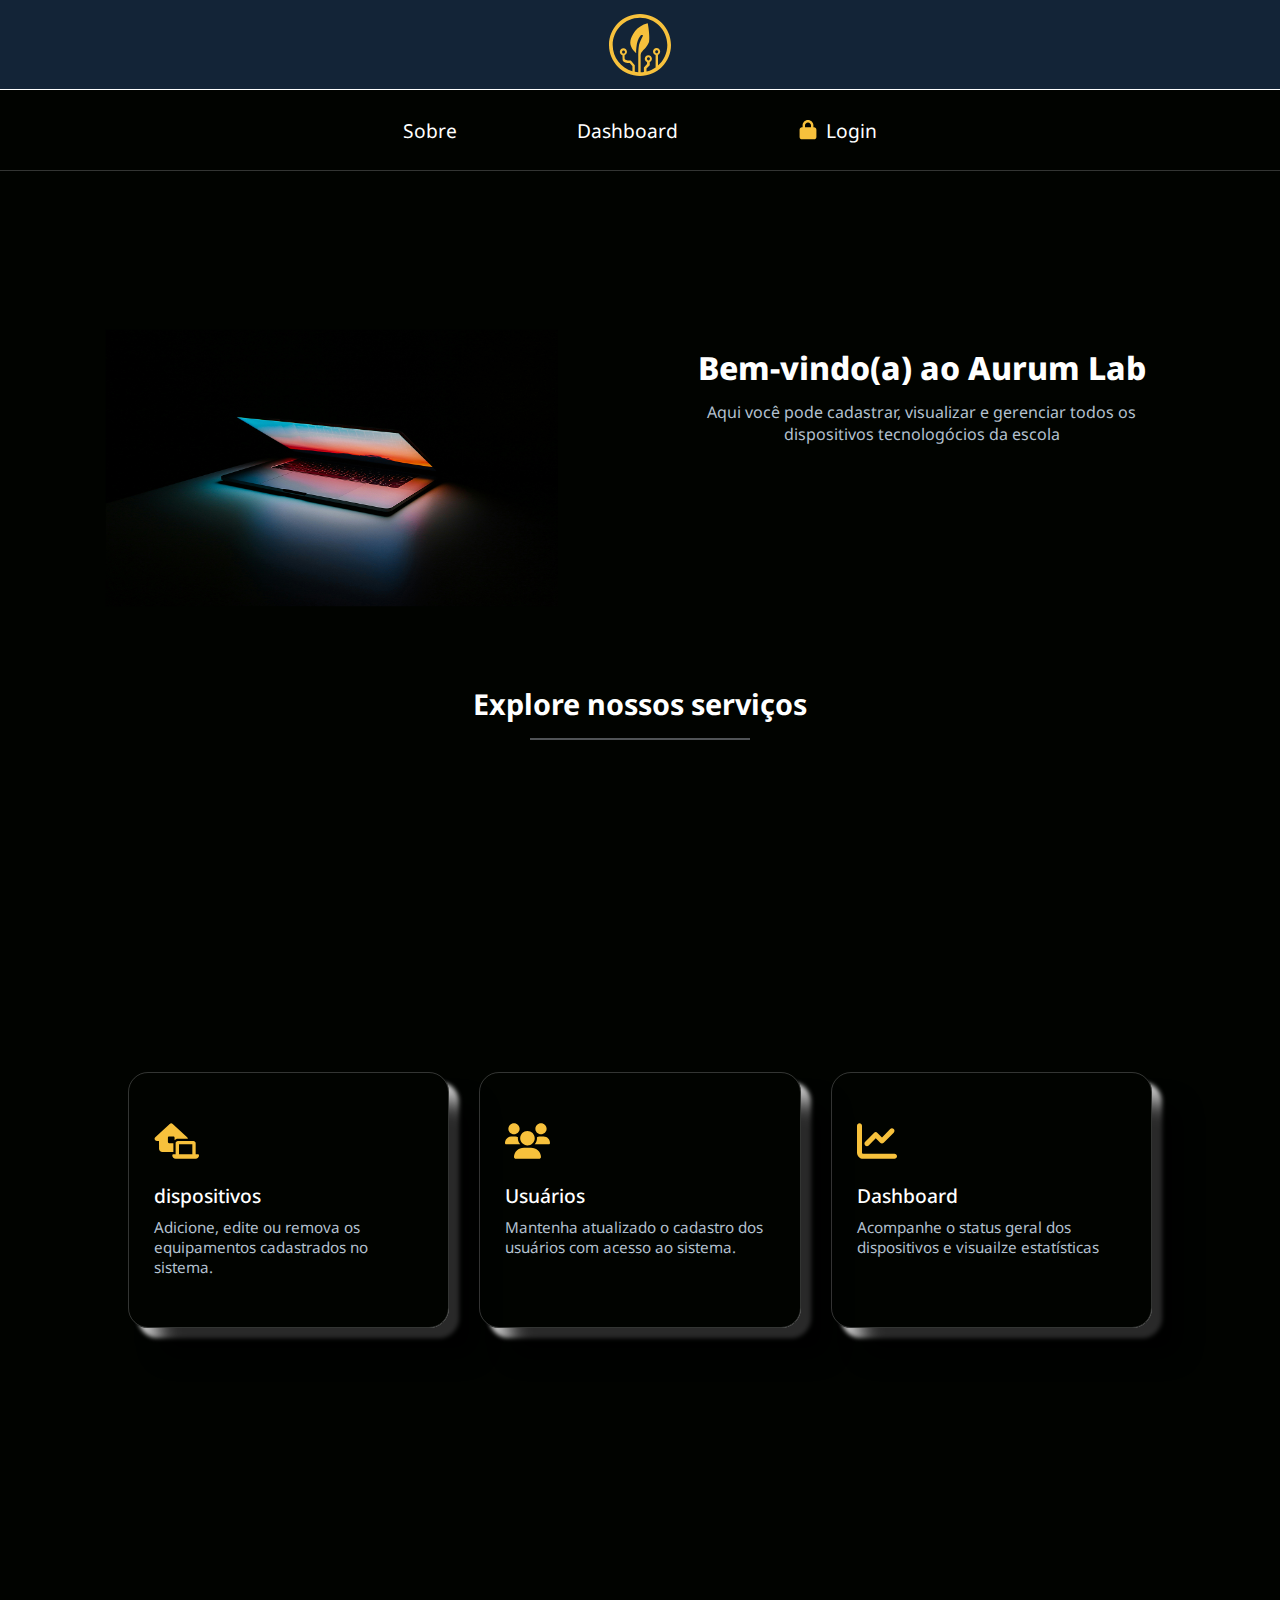
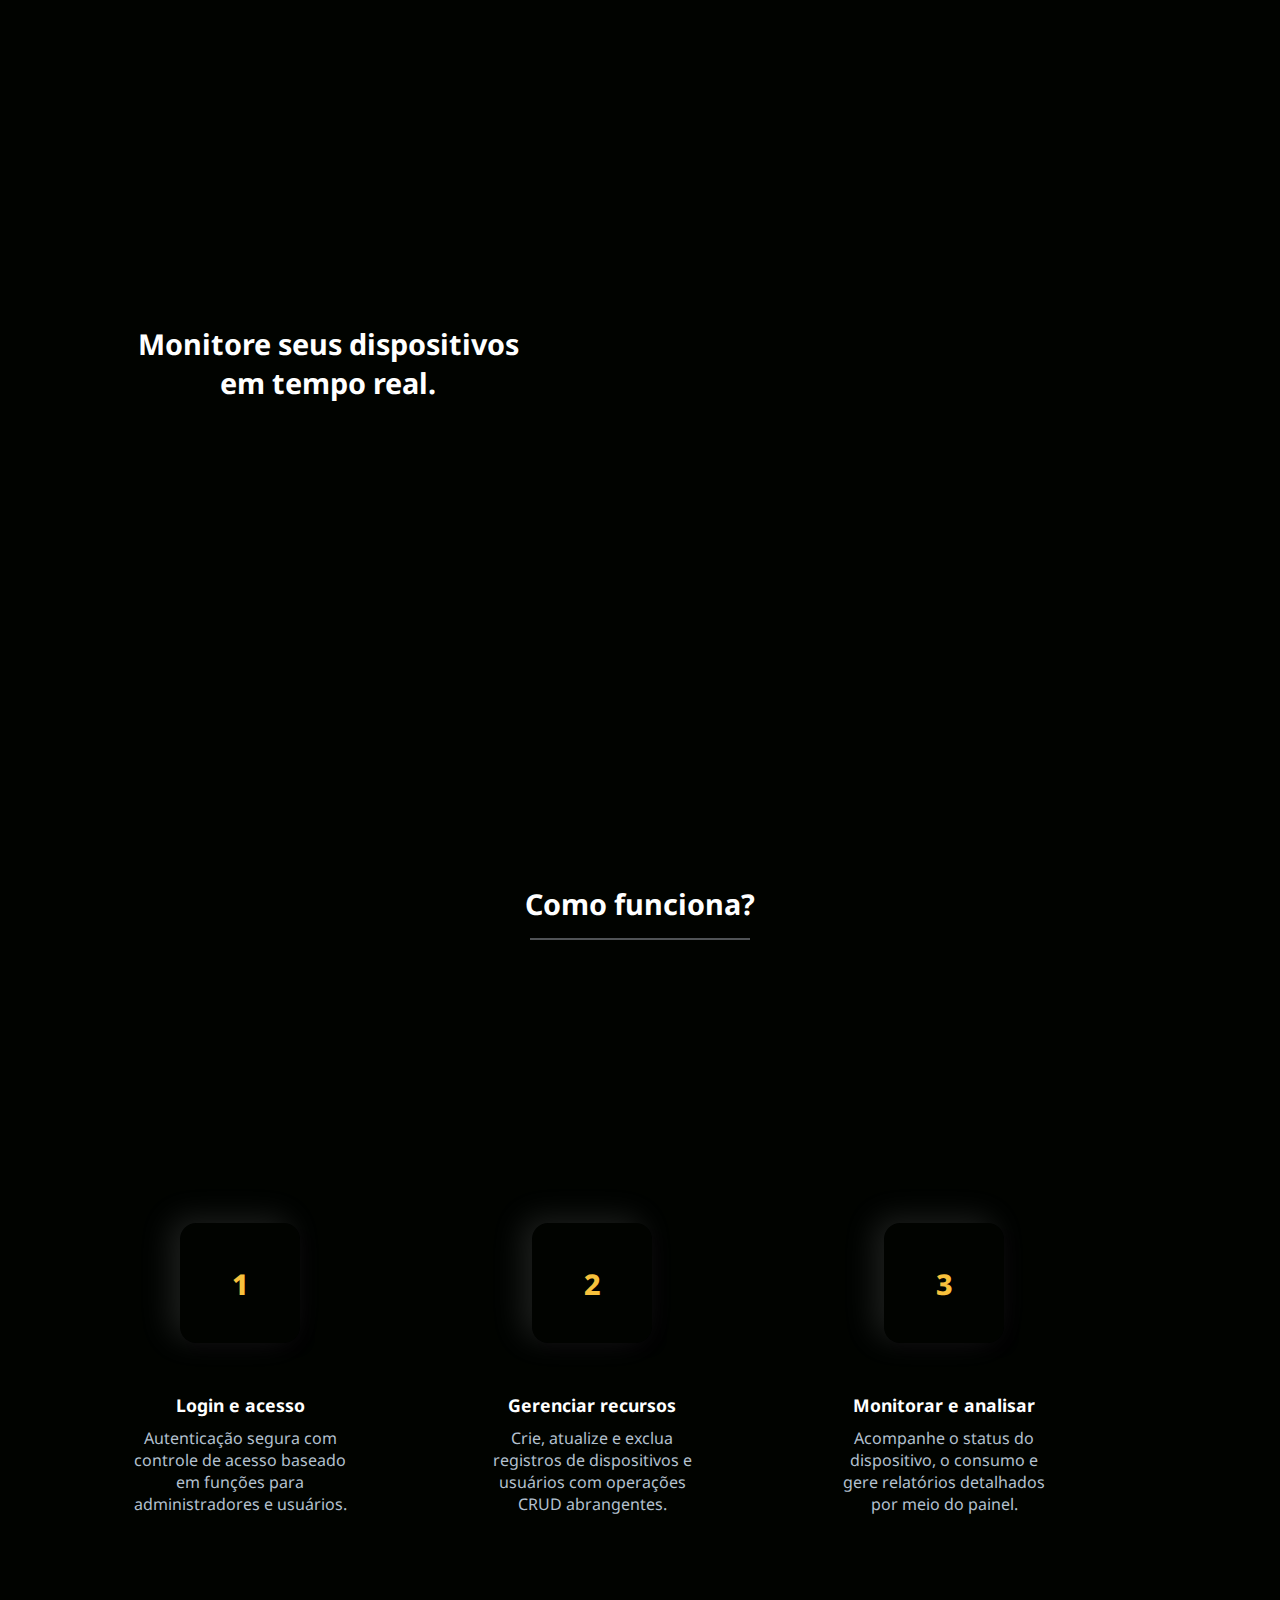
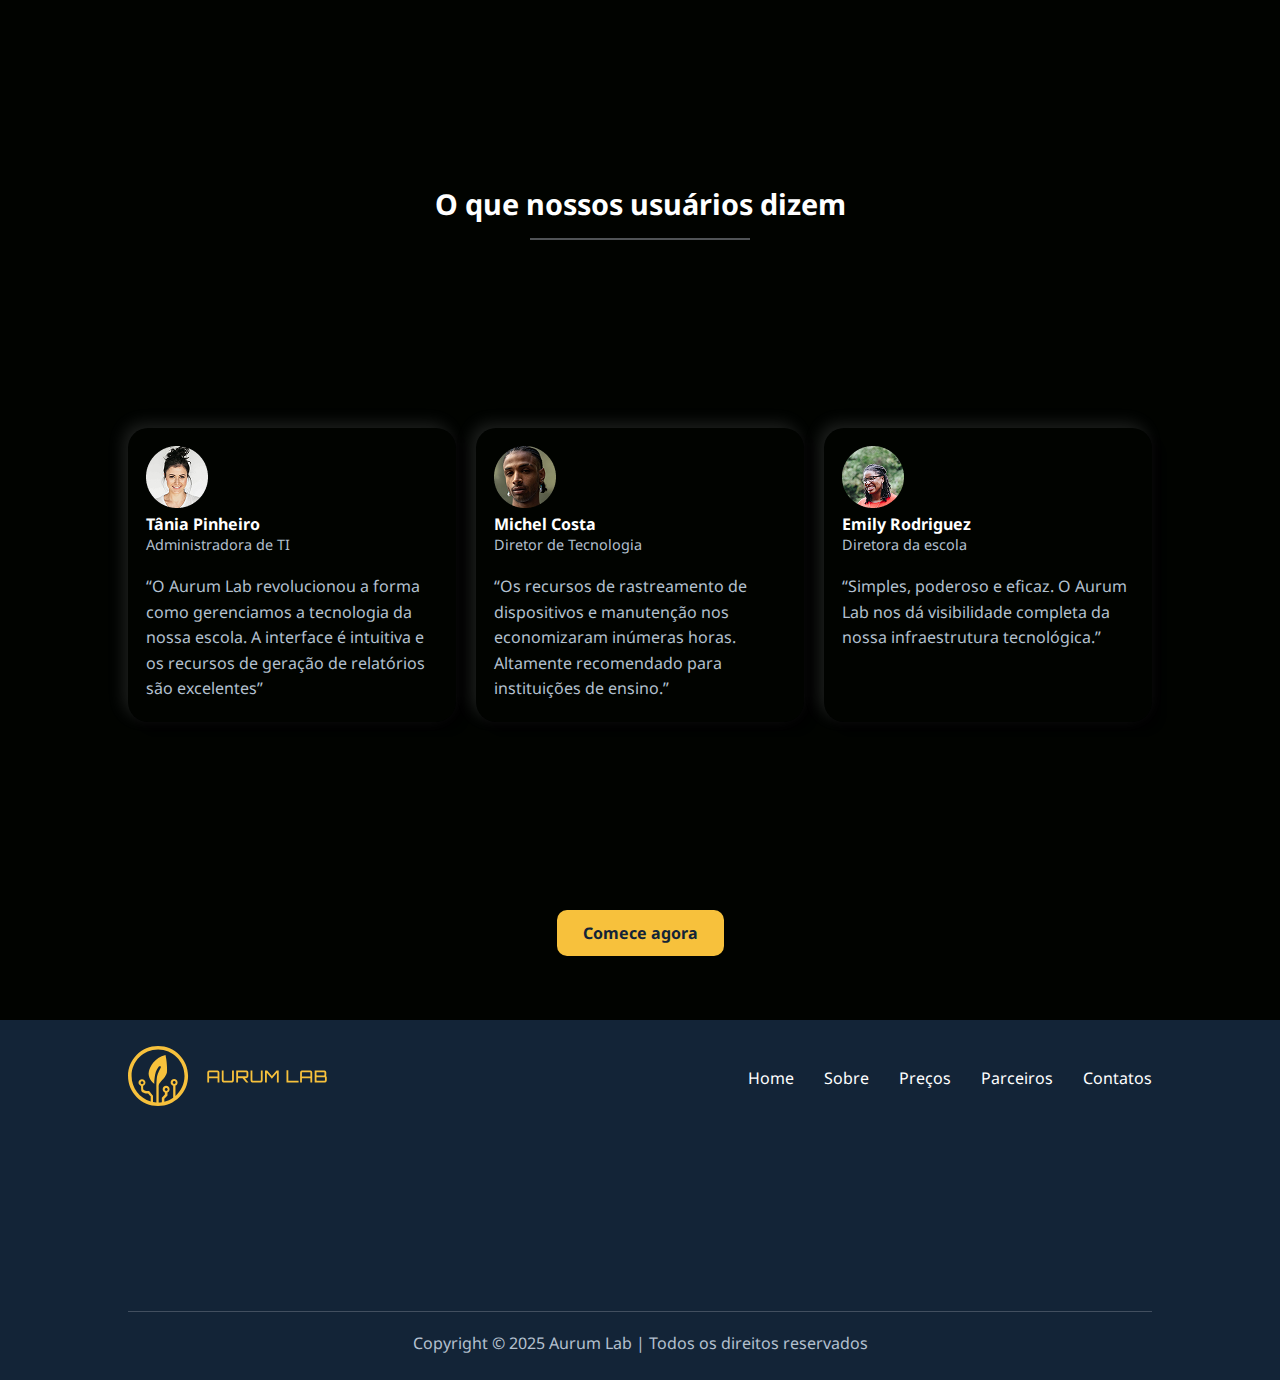
<file: index.html>
<!DOCTYPE html>
<html lang="pt-br">

<head>
    <meta charset="UTF-8">
    <meta name="viewport" content="width=device-width, initial-scale=1.0">
    <title>Aurum Lab - Home</title>

    <link rel="stylesheet" href="styles/style.css">
    <link rel="stylesheet" href="styles/global.css">
</head>

<body>
    <header class="cabecalho">
        <a href="#" class="barra-topo">
            <img class="logo" src="assets/img/icone-logo.svg" alt="Logotipo Aurum Lab">
        </a>
        <nav class="navegacao">
            <ul class="lista-menu">
                <li><a class="link-ativo" href="">Sobre</a></li>
                <li><a class="link-ativo" href="">Dashboard</a></li>
                <li>
                    <a class="item-login" href="">
                        <img class="cadeado" src="assets/icon/lock.svg" alt="">
                        Login
                    </a>
                </li>
            </ul>
        </nav>
    </header>
    <main>
        <!-- Seção Banner -->
        <section class="secao-banner">
            <div class="textos-banner">
                <h1 class="titulo-banner-principal">Bem-vindo(a) ao Aurum Lab</h1>
                <p class="subtitulo-banner">Aqui você pode cadastrar, visualizar e gerenciar todos os dispositivos
                    tecnologócios da escola</p>
            </div>
        </section>

        <!-- Seção Serviços -->
        <section class="secao-servicos">
            <div class="cabecalho-secao">
                <h2>Explore nossos serviços</h2>
                <span class="linha-decorativa"></span>
            </div>

            <div class="grade-servicos">
                <div class="cartao-servico">
                    <img src="assets/icon/house-laptop.svg" alt="" class="icone">
                    <h3 class="titulo-cartao">dispositivos</h3>
                    <p class="descricao-cartao">
                        Adicione, edite ou remova os equipamentos cadastrados no sistema.
                    </p>
                </div>
                <div class="cartao-servico">
                    <img src="assets/icon/users.svg" alt="" class="icone">
                    <h3 class="titulo-cartao">Usuários</h3>
                    <p class="descricao-cartao">
                        Mantenha atualizado o cadastro dos usuários com acesso ao sistema.
                    </p>
                </div>
                <div class="cartao-servico">
                    <img src="assets/icon/chart-line.svg" alt="" class="icone">
                    <h3 class="titulo-cartao">Dashboard</h3>
                    <p class="descricao-cartao">
                        Acompanhe o status geral dos dispositivos e visuailze estatísticas
                    </p>
                </div>
            </div>
        </section>

        <!-- Seção monitoramento -->
        <section class="secao-monitoramento">
            <h2 class="titulo-banner-meio">Monitore seus dispositivos em tempo real.</h2>
        </section>

        <!-- Seção como funciona -->
        <section class="secao-como-funciona">
            <div class="cabecalho-secao">
                <h2 class="titulo-secao">Como funciona?</h2>
                <span class="linha-decorativa"></span>
            </div>
            <div class="grade-passos">
                <div class="passo">
                    <span class="numero-passo">1</span>
                    <h3 class="titulo-passo">Login e acesso</h3>
                    <p class="texto-passo">Autenticação segura com controle de acesso baseado em funções para
                        administradores e usuários.</p>
                </div>
                <div class="passo">
                    <span class="numero-passo">2</span>
                    <h3 class="titulo-passo">Gerenciar recursos</h3>
                    <p class="texto-passo">Crie, atualize e exclua registros de dispositivos e usuários com operações
                        CRUD abrangentes.</p>
                </div>
                <div class="passo">
                    <span class="numero-passo">3</span>
                    <h3 class="titulo-passo">Monitorar e analisar</h3>
                    <p class="texto-passo">Acompanhe o status do dispositivo, o consumo e gere relatórios detalhados por
                        meio do painel.</p>
                </div>
            </div>
        </section>

        <section class="secao-depoimentos">
            <div class="cabecalho-secao">
                <h2 class="titulo-secao">O que nossos usuários dizem</h2>
                <span class="linha-decorativa"></span>
            </div>
            <div class="grade-depoimentos">
                <div class="depoimentos">
                    <div class="topo-depoimentos">
                        <img src="assets/img/img-user1.png" alt="">
                        <div>
                            <h3 class="nome-usuario">
                                Tânia Pinheiro
                            </h3>
                            <p class="cargo-usuario">Administradora de TI</p>
                        </div>
                    </div>
                    <p class="texto-depoimento">“O Aurum Lab revolucionou a forma como gerenciamos a tecnologia da nossa escola. A interface é intuitiva e os recursos de geração de relatórios são excelentes”</p>
                </div>
                <div class="depoimentos">
                    <div class="topo-depoimentos">
                        <img src="assets/img/img-user2.png" alt="">
                        <div>
                            <h3 class="nome-usuario">
                                Michel Costa
                            </h3>
                            <p class="cargo-usuario">Diretor de Tecnologia</p>
                        </div>
                    </div>
                    <p class="texto-depoimento">“Os recursos de rastreamento de dispositivos e manutenção nos economizaram inúmeras horas. Altamente recomendado para instituições de ensino.”</p>
                </div>
                <div class="depoimentos">
                    <div class="topo-depoimentos">
                        <img src="assets/img/img-user3.png" alt="">
                        <div>
                            <h3 class="nome-usuario">
                                Emily Rodriguez
                            </h3>
                            <p class="cargo-usuario">Diretora da escola</p>
                        </div>
                    </div>
                    <p class="texto-depoimento">“Simples, poderoso e eficaz. O Aurum Lab nos dá visibilidade completa da nossa infraestrutura tecnológica.”</p>
                </div>
            </div>
            <a href="#" class="botao-primario">Comece agora</a>
        </section>
    </main>

    <footer class="rodape">
        <div class="rodape-conteudo">
            <a href="#">
                <img src="assets/img/logo-horizontal.svg" alt="" class="logo-rodape">
            </a>
            <nav>
                <ul class="lista-rodape">
                    <li><a href="#">Home</a></li>
                    <li><a href="#">Sobre</a></li>
                    <li><a href="#">Preços</a></li>
                    <li><a href="#">Parceiros</a></li>
                    <li><a href="#">Contatos</a></li>
                </ul>
            </nav>
        </div>
        <div class="final-rodape">
            <div class="linha-divisoria"></div>
            <p class="direitos">
                Copyright © 2025 Aurum Lab | Todos os direitos reservados
            </p>
        </div>
    </footer>
</body>

</html>
</file>
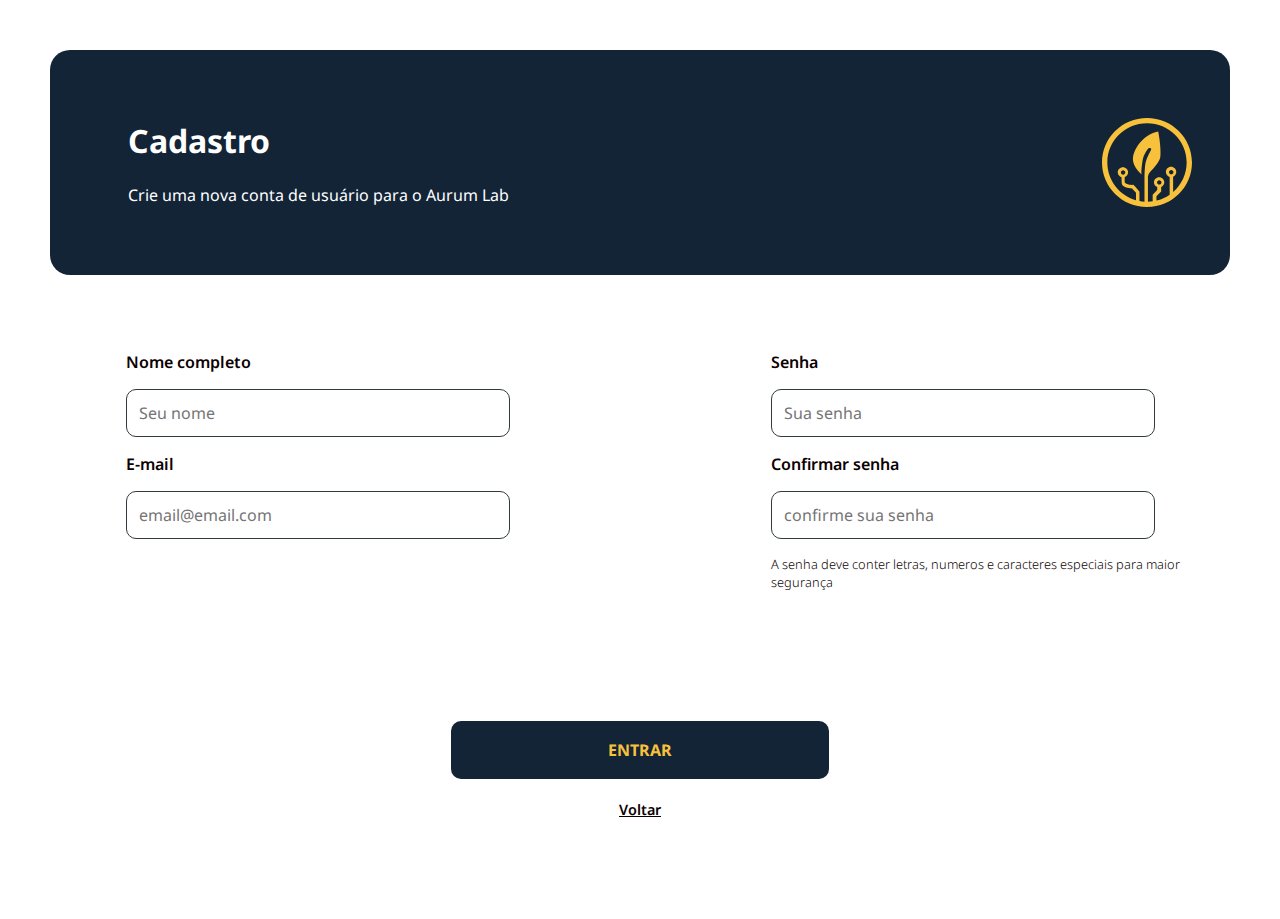
<file: cadastro.html>
<!DOCTYPE html>
<html lang="pt-br">
<head>
    <meta charset="UTF-8">
    <meta name="viewport" content="width=device-width, initial-scale=1.0">
    <title>Cadastro Aurum Lab</title>
      <link rel="stylesheet" href="styles/cadastro.css">
  <link rel="stylesheet" href="styles/global.css">
</head>
<body>

    <header class="cabecalho">
        <p class="intro"> <span>Cadastro</span> <br>Crie uma nova conta de usuário para o Aurum Lab</p>
        <img class="logo" src="assets/img/icone-logo.svg" alt="">
    </header>

   <main>
  <section class="formularios">

   
    <form class="form-login-esquerda">
      <label for="nome-esquerda">Nome completo</label>
      <input type="text" id="nome-esquerda" placeholder="Seu nome" required>

      <label for="email-esquerda">E-mail</label>
      <input type="email" id="email-esquerda" placeholder="email@email.com" required>
    </form>

    
    <form class="form-login-direita">
      <label for="nome-direita">Senha</label>
      <input type="password" id="senha" placeholder="Sua senha" required>

    <label for="nome-direita">Confirmar senha</label>
      <input type="password" id="senha" placeholder="confirme sua senha" required>
      <p class="instrucao-senha">A senha deve conter letras, numeros e caracteres especiais para maior segurança</p>
    </form>
    
  </section>
  <section class="botoes">
          <button type="submit" class="botao-login">ENTRAR</button>

        <a href="#" class="link-voltar">Voltar</a>
        </section>
</main>
    
</body>
</html>
</file>
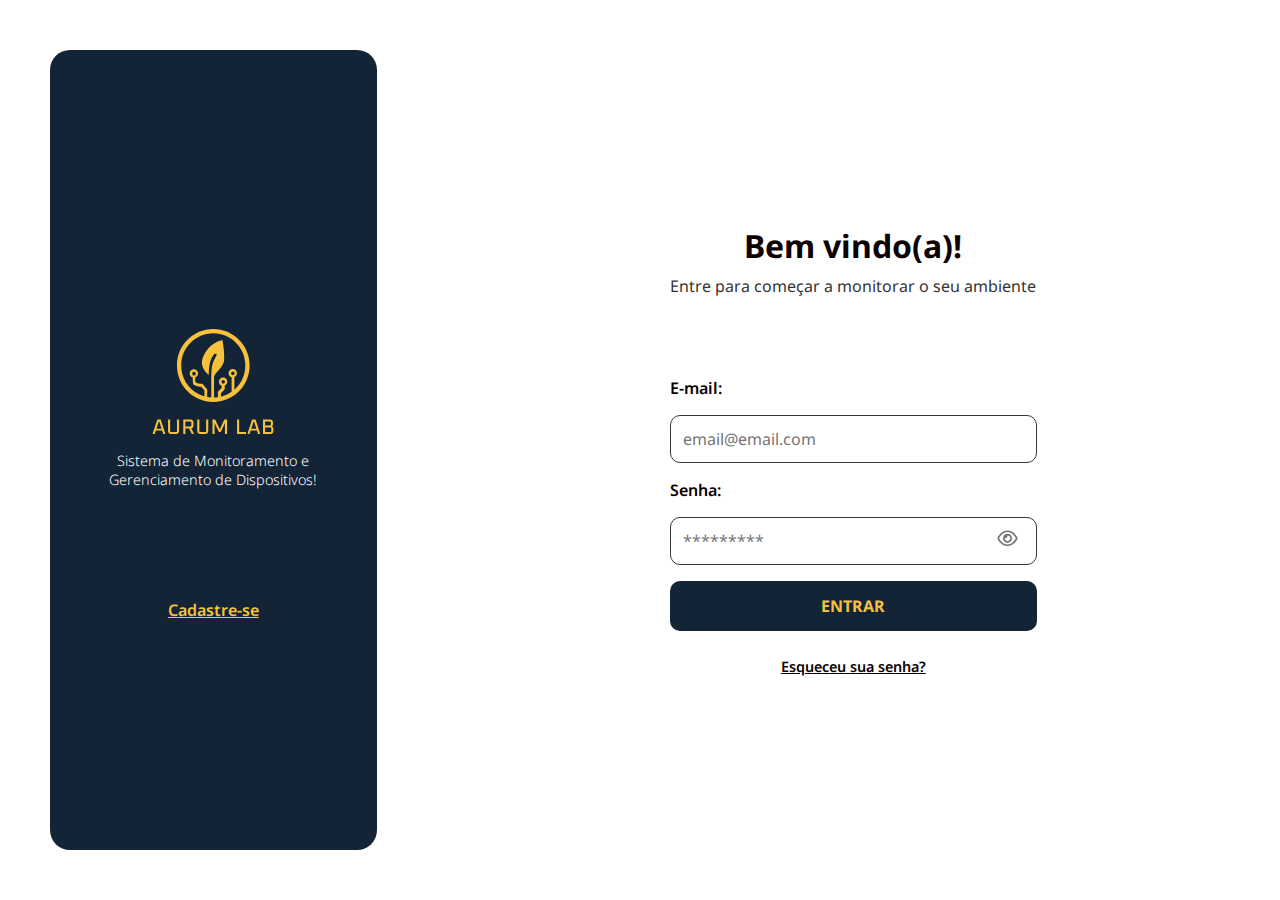
<file: login.html>
<!DOCTYPE html>
<html lang="pt-br">
<head>
  <meta charset="UTF-8">
  <meta name="viewport" content="width=device-width, initial-scale=1.0">
  <title>Aurum Lab - Login</title>
  <link rel="stylesheet" href="styles/login.css">
  <link rel="stylesheet" href="styles/global.css">
</head>
<body>
  <main class="container-login">
    <!-- Lado esquerdo -->
    <aside class="painel-esquerdo">
      <img src="assets/img/logo-vertical.svg" alt="Logotipo Aurum Lab" class="logo">
      <p class="descricao">Sistema de Monitoramento e Gerenciamento de Dispositivos!</p>
      <a href="#" class="link-cadastro">Cadastre-se</a>
    </aside>

    <!-- Lado direito -->
    <section class="painel-direito">
      <header class="cabecalho-login">
        <h2 class="titulo-login">Bem vindo(a)!</h2>
        <p class="subtitulo-login">Entre para começar a monitorar o seu ambiente</p>
      </header>

      <form class="form-login">
        <label for="email">E-mail:</label>
        <input type="email" id="email" placeholder="email@email.com" required>

        <label for="senha">Senha:</label>
        <div class="campo-senha">
          <input type="password" id="senha" placeholder="*********" required>
          <span class="icone-olho">
            <img src="assets/icon/eye.svg" alt="">
          </span>
        </div>

        <button type="submit" class="botao-login">ENTRAR</button>

        <a href="#" class="link-esqueci">Esqueceu sua senha?</a>

        <p class="erro-login">E-mail e senha incorretos</p>
      </form>
    </section>
  </main>
</body>
</html>
</file>
<file: styles/style.css>
body {
    color: var(--branco);
    background-color: var(--bg-home);
}

/* Cabeçalho */

.cabecalho {
    background-color: var(--fundo);
    display: flex;
    flex-direction: column;

    box-shadow: 0 1px 0 var(--borda-suave);
}

.barra-topo {
    height: 10vh;
    display: flex;
    align-items: center;
    justify-content: center;

    padding: 40px 20px;
    border-bottom: 1px solid var(--branco);
}

.logo {
    width: 5%;
}

.navegacao {
    display: flex;
    justify-content: center;
    align-items: center;
    height: 5vh;
    padding: 40px;

    background-color: var(--bg-home);
}

.lista-menu {
    list-style: none;
    display: flex;
    align-items: center;
    justify-content: center;

    gap: 10%;
    width: 100%;
}

.lista-menu a {
    text-decoration: none;
    color: var(--branco);
    font-size: 1.2em;

    cursor: pointer;
}

.lista-menu a:hover {
    opacity: 0.5;
    transition: 0.3s;
}

.item-login {
    display: flex;
    align-items: center;
    gap: 8px;
}

.cadeado {
    height: 20px;
    width: 20px;
}

/* BANNER */

.secao-banner {
    background-image: url(../assets/img/Banner\ Home.png);
    background-position: 20% bottom;
    background-repeat: no-repeat;
    background-size: 70%;
    display: flex;
    flex-direction: column;
    justify-content: center;
    align-items: flex-end;

    height: 50vh;
    padding: 0 10%;
}

.textos-banner {
    display: flex;
    flex-direction: column;
    align-items: center;
    justify-content: center;
    text-align: center;
    max-width: 45%;
}

.titulo-banner-principal {
    font-size: 2em;
    font-weight: 800;
    margin-bottom: 12px;
}

.subtitulo-banner {
    text-align: center;
    color: var(--texto-suave);
}

/* Seção serviços */

.secao-servicos {
    display: flex;
    flex-direction: column;
    align-items: center;
    justify-content: space-between;

    height: 100vh;
    background-color: var(--bg-home);
    padding: 5% 10% 15%;
}

.cabecalho-secao {
    display: flex;
    flex-direction: column;
    align-items: center;
}

h2 {
    font-size: 1.8em;
    font-weight: 700;
    margin-bottom: 15px;
}

.linha-decorativa {
    width: 220px;
    height: 2px;

    background-color: var(--linha-decorativa);
    opacity: 0.4;
}

.grade-servicos {
    display: grid;
    grid-template-columns: repeat(3, 1fr);
    gap: 30px;
}

.cartao-servico{
    border-radius: 20px;
    padding: 50px 25px;

    box-shadow: 30px 30px 20px var(--sombra-neo-escura), 10px 10px 4px var(--sombra-neo-clara);
    border: 1px solid var(--borda-suave);
}

.icone{
    height: 36px;
    margin-bottom: 10px;
}

.titulo-cartao{
    margin: 8px 0;
    font-size: 1.2em;
    font-weight: 500;
    color: var(--branco);
}

.descricao-cartao{
    color: var(--texto-suave);
    font-size: 0.95em;
}

/* Seção Monitoramento */

.secao-monitoramento{
    background-image: url(../assets/img/Banner\ monitore\ dispositivos.png);
    background-repeat: no-repeat;
    background-position: center;
    background-size: cover;
    background-attachment: fixed;
    width: 100%;
    height: 100vh;
    display: flex;
    align-items: center;
}

.titulo-banner-meio{
    font-size: 1.8em;
    text-align: center;
    width: 400px;
    margin-left: 10%;
}

/* seção como funciona */

.secao-como-funciona{
    padding: 5% 10% 10%;
    display: flex;
    flex-direction: column;
    align-items: center;
    gap: 40%;
    height: 100vh;
}

.grade-passos{
    display: grid;
    grid-template-columns: repeat(3, 1fr);
    gap: 32px;
    justify-content: center;
}

.passo{
    display: flex;
    flex-direction: column;
    align-items: center;
    text-align: center;
    max-width: 70%;
}

.numero-passo{
    display: flex;
    align-items: center;
    justify-content: center;
    width: 120px;
    height: 120px;
    border-radius: 16px;
    font-weight: 800;
    font-size: 1.8rem;
    color: var(--amarelo);
    margin-bottom: 50px;
    box-shadow: -10px -5px 30px var(--sombra-passo-clara), 10px 10px 4px var(--sombra-passo-escura);
}

.titulo-passo{
    margin-bottom: 10px;
    font-size: 1.1rem;
}

.texto-passo{
    color: var(--texto-suave);
}

/* Seção depoimentos */

.secao-depoimentos{
    display: flex;
    flex-direction: column;
    justify-content: space-between;
    align-items: center;
    padding: 5% 10%;
    height: 100vh;
}

.grade-depoimentos{
    display: grid;

    grid-template-columns: repeat(3, 1fr);
    gap: 20px;

}

.depoimentos{
    display: flex;
    flex-direction: column;
    border-radius: 20px;
    padding: 18px 18px 20px;
    gap: 20px;
    box-shadow: -5px -5px 15px var(--sombra-passo-clara), 10px 10px 4px var(--sombra-passo-escura);
    
}

.topo-depoimento{
    display: flex;
    align-items: center;
    gap: 12px;
}

.foto-usuario{
    width: 40px;
    height: 40px;
}

.nome-usuario{
    font-size: 1em;
}

.cargo-usuario{
    color: var(--texto-suave);
    font-size: 0.9em;
}

.texto-depoimento{
    color: var(--texto-suave);
    line-height: 1.6em;
}

.botao-primario{
    background-color: var(--amarelo);
    color: var(--fundo);
    padding: 12px 26px;
    border-radius: 10px;
    text-decoration: none;
    font-weight: 700;
    transition: transform .5s ease;
}

.botao-primario:hover{
    transform: translateY(-10px);
    background-color: #d7a31d;
}

/* footer */

.rodape{
    display: flex;
    flex-direction: column;
    justify-content: space-between;

    padding: 2% 10%;
    color: var(--branco);
    background-color: var(--fundo);
    height: 40vh;
}

.rodape-conteudo {
    display: flex;
    justify-content: space-between;
    align-items: center;
}

.logo-rodape{
    width: 200px;
}

.lista-rodape{
    display: flex;
    gap: 30px;
    list-style: none;
}

.lista-rodape a {
    text-decoration: none;
    color: var(--branco);
}

.linha-divisoria{
    height: 1px;
    background-color: var(--borda-suave);
    margin-top: 20px;
}

.direitos{
    text-align: center;
    color: var(--texto-suave);
    font-size: 1em;
    margin-top: 20px;
}
</file>
<file: styles/global.css>
@import url('https://fonts.googleapis.com/css2?family=Noto+Sans:ital,wght@0,100..900;1,100..900&display=swap');

/* Ajustes globais */

:root {
    --fundo: #132437;
    --bg-home: #010300;
    --linha-decorativa: #c7cdd6;
    --texto-suave: #b3c0cf;
    --branco: #FFFFFF;
    --amarelo: #f7c13c;
    --borda-suave: rgba(255, 255, 255, 0.2);
    --sombra-passo-clara: rgba(145, 145, 145, 0.2);
    --sombra-passo-escura: rgba(0, 0, 0, 0.5);
    --sombra-neo-clara: rgba(255, 255, 255, 0.8);
    --sombra-neo-escura: rgba(0, 0, 0, 0.8);
    --texto-escuro: #0c0101;
    --borda: #313a3e;
    --erro: #d40000;
}

* {
    margin: 0;
    padding: 0;
    box-sizing: border-box;
    font-family: "Noto Sans", sans-serif;
}

html {
    scroll-behavior: smooth;
}
</file>
<file: styles/cadastro.css>
body{
    background-color: var(--branco);
    color: var(--texto-escuro);
}

.cabecalho{
    display: flex;
    align-items: center;
    justify-content: space-between;
    height: 25vh;
    margin: 50px;
    padding: 3%;
    border-radius: 20px;    
    text-align: center;
    background-color: var(--fundo);
    color: var(--branco);
}
 
.intro{
    display: flex;
    padding: 40px;
    flex-direction: column;
    
}

.intro span{
    display: flex;
    font-weight: 700;
    font-size: 2em;
 justify-content: flex-start;
    
}

.logo{
  width: 7vw;
}
.formularios{
    display: flex;
    width: 100%;
    flex-direction: row;
    justify-content: space-around;
    gap: 10px;
}

.form-login-esquerda{
    display: flex;
    flex-direction: column;
    align-items: flex-start;
    height: 30vh;
    width: 30vw;
    gap: 16px;
    margin-top: 2%;
}

.form-login-direita{
    display: flex;
    flex-direction: column;
    align-items: flex-start;
    height: 30vh;
    width: 30vw;
    gap: 16px;
    margin-top: 2%;
}



label{
    font-weight: 600;

}

input{
    padding: 12px;
    border: 1px solid var(--borda);
    border-radius: 10px;
    font-size: 1rem;
    width: 30vw;
   
}


.instrucao-senha{
    font-weight: 300;
    font-size: 0.8rem;
    width: 35vw;
}

.botoes{
    display: flex;
    flex-direction: column;
    align-items: center;
   padding: 100px;
}
.botao-login{
    background-color: var(--fundo);
    color: var(--amarelo);
    padding: 2vh;
    border: none;
    border-radius: 10px;
    font-weight: 700;
    font-size: 1rem;
    width: 35%;
}

.botao-login:hover{
    background-color: #26394E;
    cursor: pointer;
}

.link-voltar{
    text-align: center;
    font-size: 0.9rem;
    text-decoration: underline;
    font-weight: 600;
    color: var(--texto-escuro);
    margin-top: 2%;
}
</file>
<file: styles/login.css>
body{
    background-color: var(--branco);
    color: var(--texto-escuro);
}

.container-login{
    display: grid;
    grid-template-columns: 1fr 2fr;
    height: 100vh;
}

/* LADO ESQUERDO */

.painel-esquerdo{
    display: flex;
    flex-direction: column;
    align-items: center;
    justify-content: center;
    margin: 50px;
    padding: 40px;
    border-radius: 20px;
    text-align: center;
    background-color: var(--fundo);
    color: var(--branco);
}

.logo{
    width: 50%;
    margin: 50px 0 10px;
}

.descricao{
    margin: 0 0 60px;
    font-size: 0.9em;
    font-weight: 300;
}

.link-cadastro{
    color: var(--amarelo);
    font-weight: 600;
    margin-top: 50px;
    text-decoration: underline;
}

/* lado direito */

.painel-direito{
    display: flex;
    justify-content: center;
    text-align: center;
    flex-direction: column;
    align-items: center;
    gap: 50px;
    padding: 40px 60px;
}

.cabecalho-login{
    margin-bottom: 30px;

}

.titulo-login{
    font-size: 2rem;
    margin: 0;

}

.subtitulo-login{
    margin: 8px 0 0;
    color: #333333;
}

.form-login{
    display: flex;
    flex-direction: column;
    align-items: center;
    width: 50%;
    gap: 16px;
}

label{
    font-weight: 600;
    align-self: flex-start;

}

input{
    padding: 12px;
    border: 1px solid var(--borda);
    border-radius: 10px;
    font-size: 1rem;
    width: 100%;
}

.campo-senha{
    display: flex;
    align-items: center;
    width: 100%;
    position: relative;
}

.icone-olho{
    position: absolute;
    right: 5%;
    top: 50%;
    transform: translateY(-50%);
}

.botao-login{
    background-color: var(--fundo);
    color: var(--amarelo);
    padding: 14px;
    border: none;
    border-radius: 10px;
    font-weight: 700;
    font-size: 1rem;
    width: 100%;
}

.botao-login:hover{
    background-color: #26394E;
    cursor: pointer;
}

.link-esqueci{
    text-align: center;
    font-size: 0.9rem;
    text-decoration: underline;
    font-weight: 600;
    color: var(--texto-escuro);
    margin-top: 10px;
}

.erro-login{
    color: var(--erro);
    font-weight: 600;
    text-align: center;
    margin-top: 20px;
    display: none;
}
</file>
